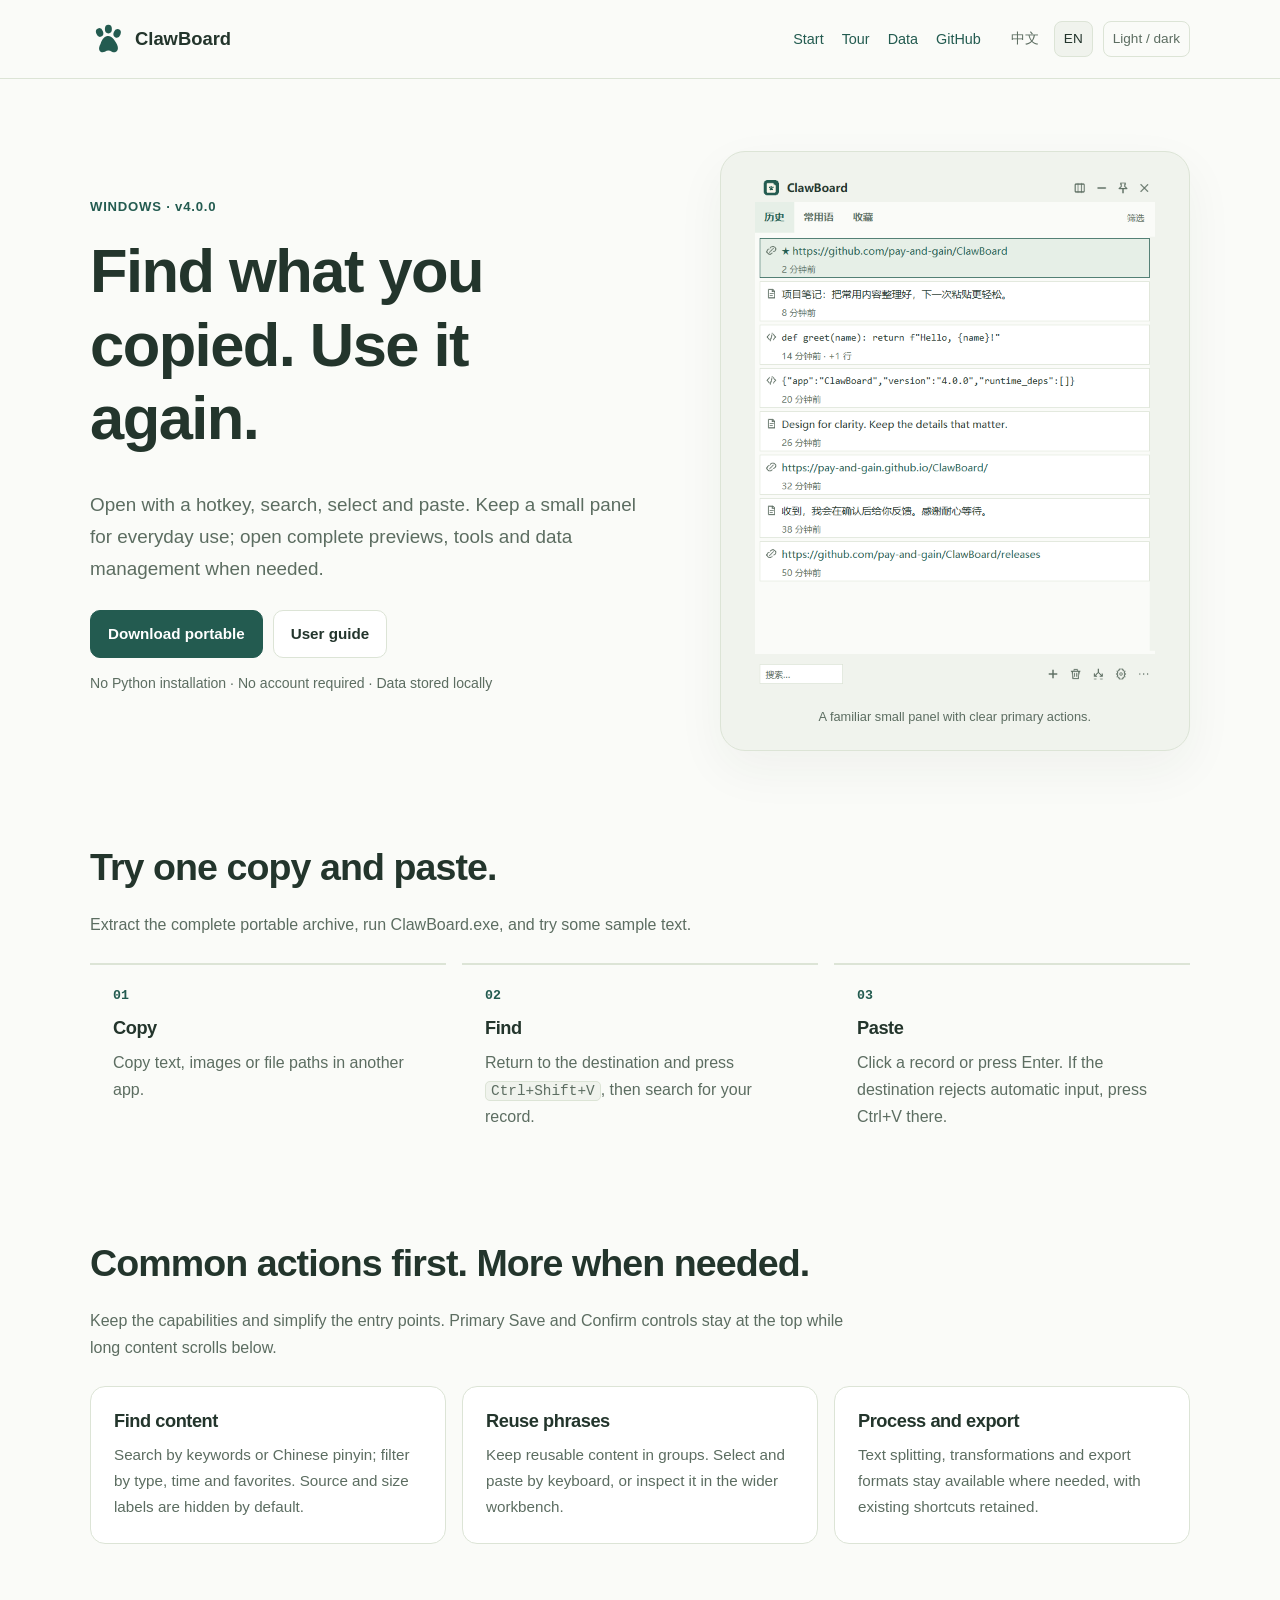
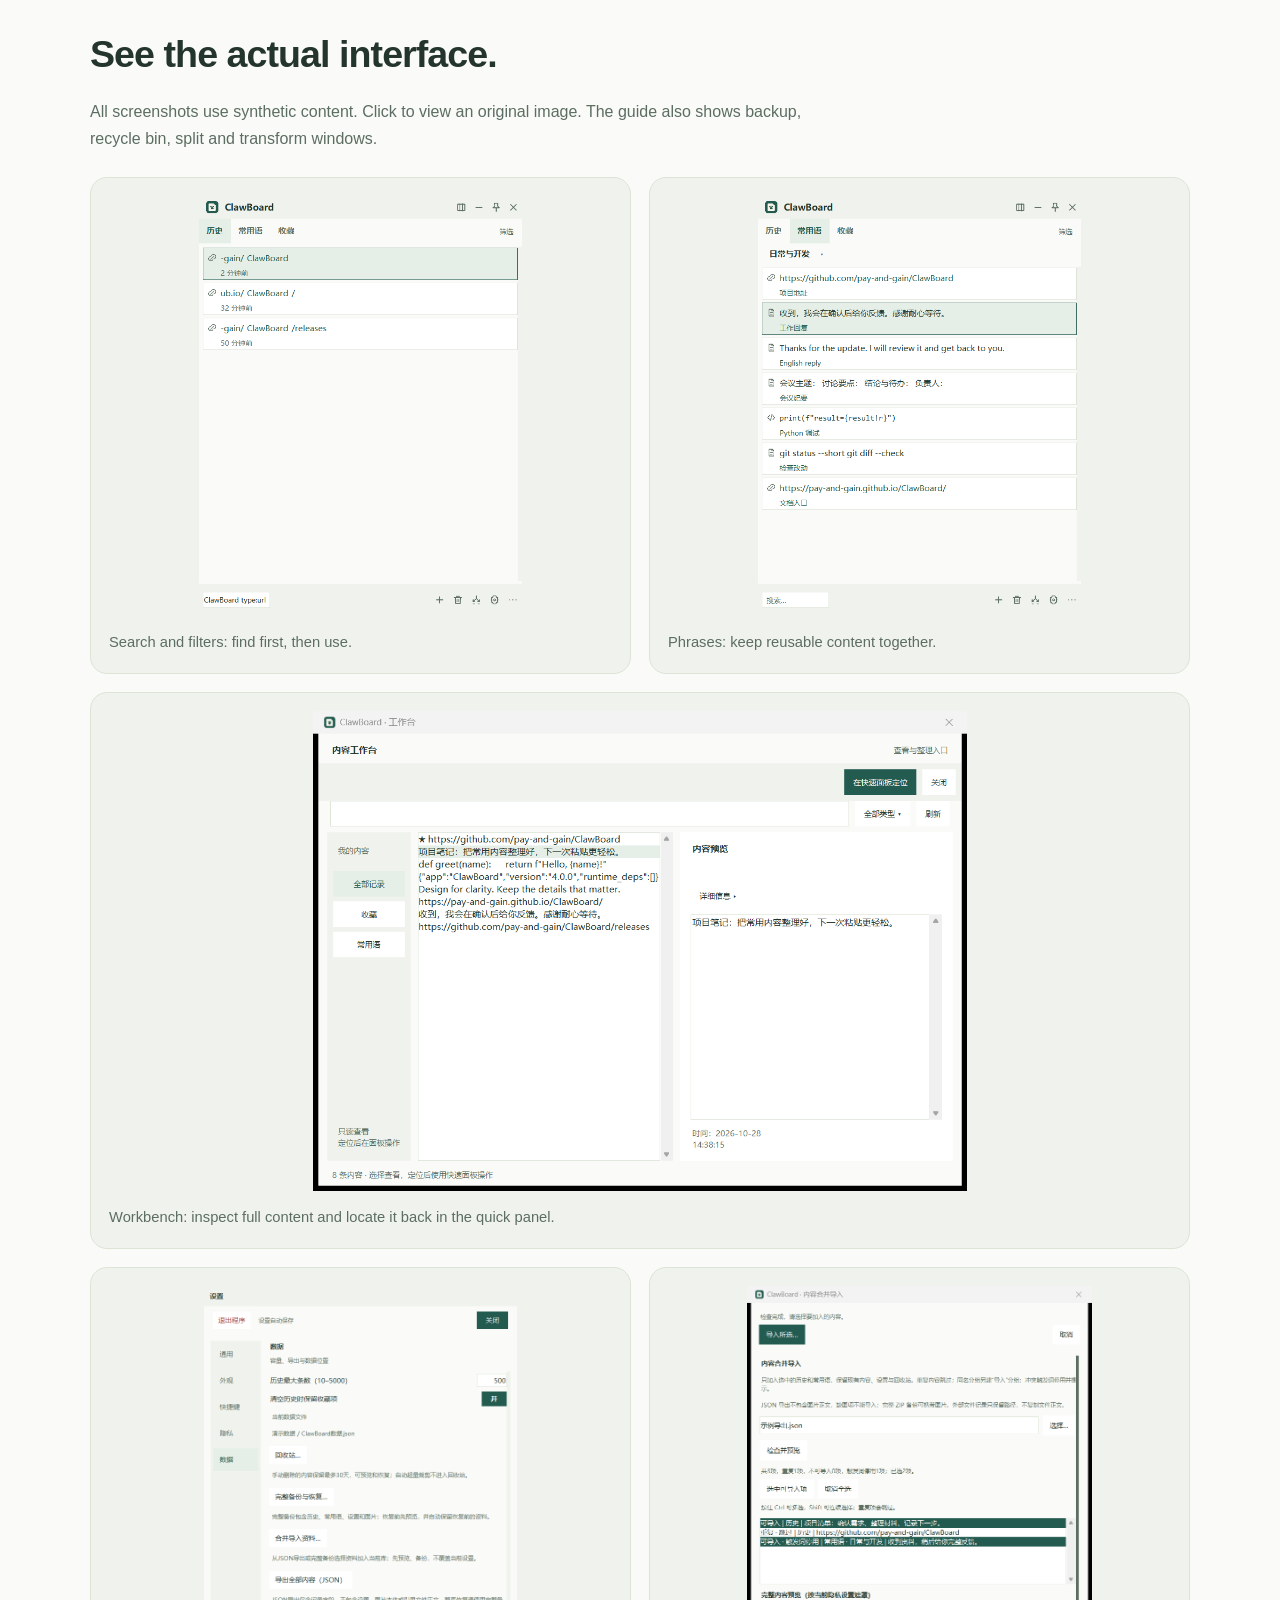
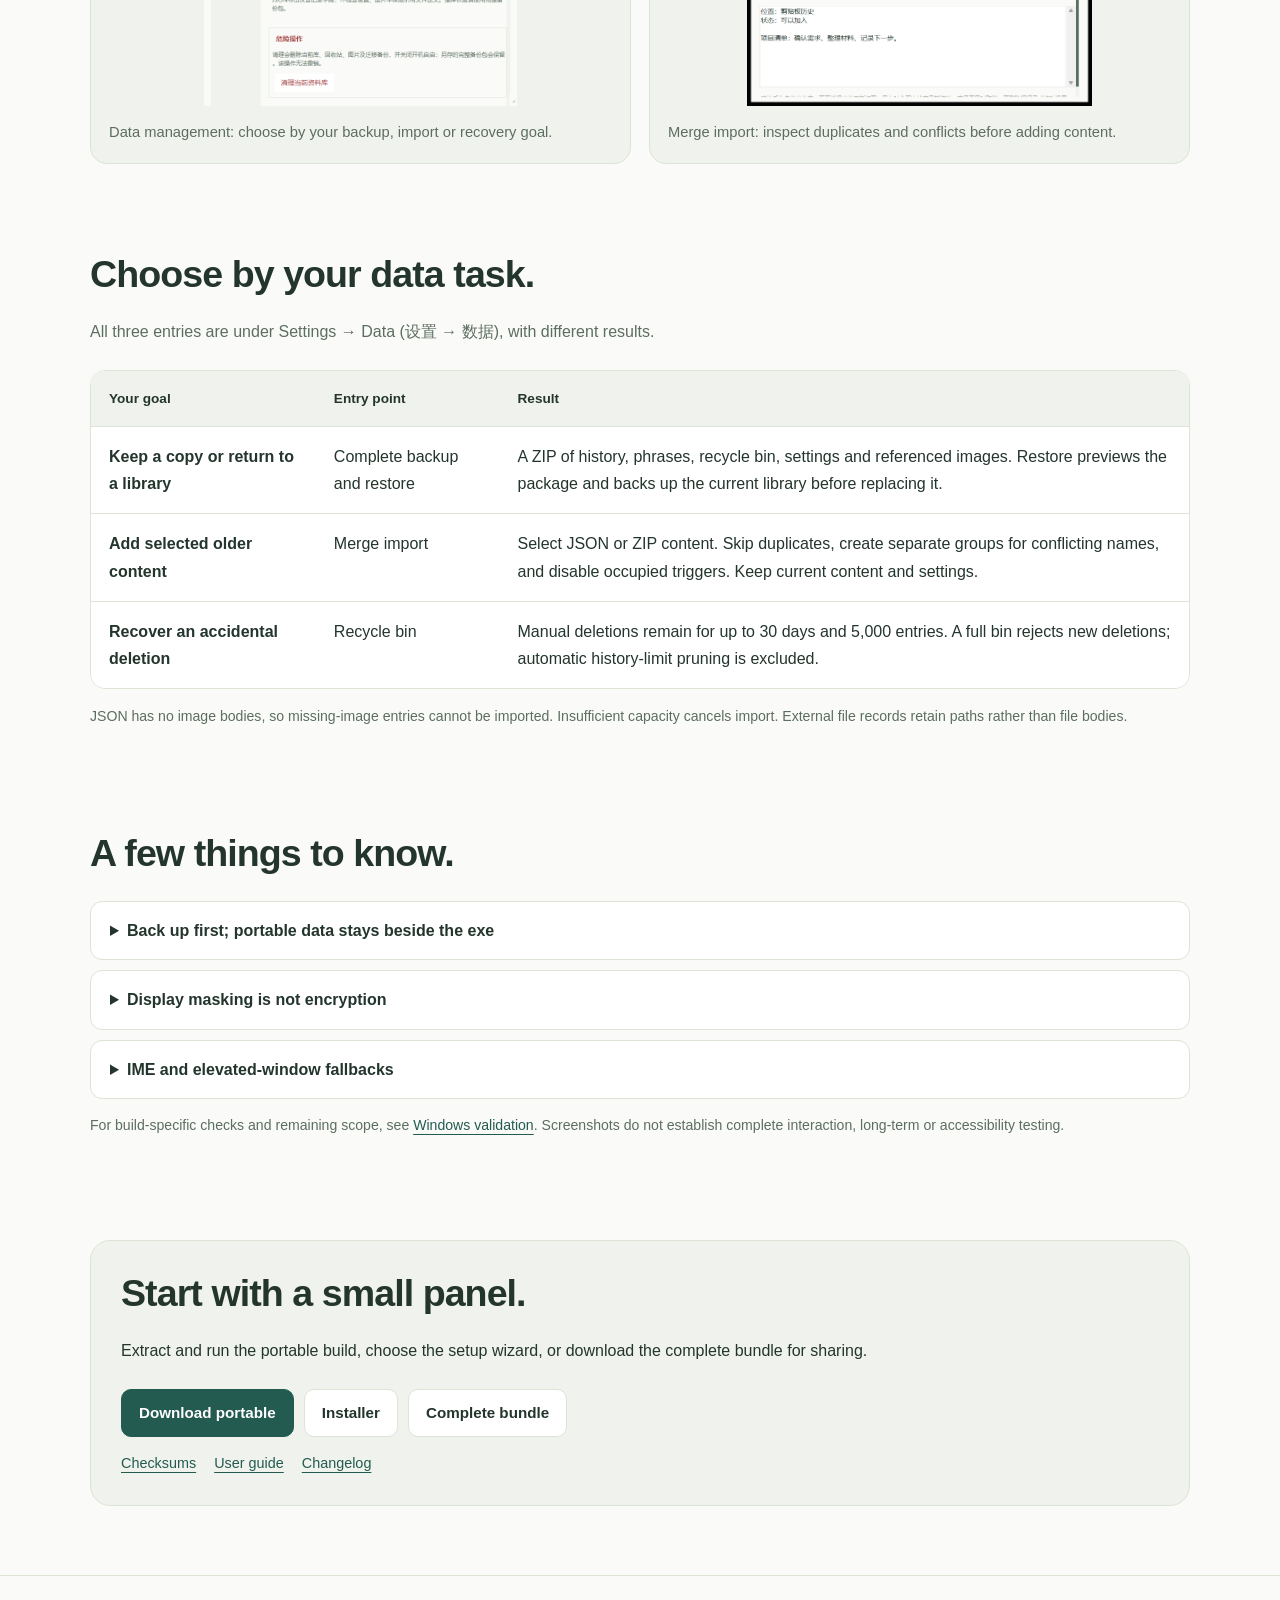
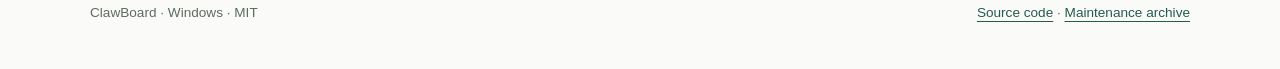
<file: docs/index.html>
<!doctype html>
<html lang="zh-CN">
<head>
<meta charset="utf-8">
<meta name="viewport" content="width=device-width,initial-scale=1">
<meta name="description" content="ClawBoard：Windows剪贴板历史与常用语。快速找回内容，按需打开工作台，使用完整备份、合并导入和回收站管理资料。">
<meta name="referrer" content="no-referrer">
<title>ClawBoard · 复制过的内容，随时用得上</title>
<script>
try{const t=localStorage.getItem('clawboard-site-theme');if(t==='light'||t==='dark')document.documentElement.dataset.theme=t;}catch{}
</script>
<style>
:root{color-scheme:light;--bg:#fafbf8;--panel:#f0f3ed;--card:#fff;--fg:#23352c;--muted:#5c6d61;--acc:#235b50;--on-acc:#fff;--line:#dce4d6;--shadow:0 18px 50px #23352c0d}
:root[data-theme=dark]{color-scheme:dark;--bg:#202822;--panel:#252e27;--card:#28332c;--fg:#e6eee6;--muted:#adbdb0;--acc:#b2d6bc;--on-acc:#20392b;--line:#3b493f;--shadow:0 18px 50px #0002}
@media(prefers-color-scheme:dark){:root:not([data-theme=light]){color-scheme:dark;--bg:#202822;--panel:#252e27;--card:#28332c;--fg:#e6eee6;--muted:#adbdb0;--acc:#b2d6bc;--on-acc:#20392b;--line:#3b493f;--shadow:0 18px 50px #0002}}
*{box-sizing:border-box}html{scroll-behavior:smooth;scroll-padding-top:90px}body{margin:0;background:var(--bg);color:var(--fg);font:16px/1.7 -apple-system,BlinkMacSystemFont,"Segoe UI","Microsoft YaHei UI",sans-serif}a{color:var(--acc);text-underline-offset:4px}button,a{touch-action:manipulation}button{font:inherit}button,a,input,summary{outline-offset:5px}button:focus-visible,a:focus-visible,summary:focus-visible{outline:3px solid var(--acc)}img{max-width:100%;height:auto;display:block}p{margin:0 0 1em}h1,h2,h3{line-height:1.2;letter-spacing:-.025em;margin:0 0 .55em}h1{font-size:clamp(2.1rem,4.8vw,4rem);max-width:14ch}h2{font-size:clamp(1.65rem,3vw,2.35rem)}h3{font-size:1.14rem}ul,ol{padding-left:1.4em}code,kbd{font:0.9em/1.5 ui-monospace,Consolas,monospace;background:var(--panel);border:1px solid var(--line);border-radius:5px;padding:.08em .35em}kbd{white-space:nowrap}.wrap{width:min(1100px,calc(100% - 40px));margin:auto}.site-header{border-bottom:1px solid var(--line);background:var(--bg);position:sticky;top:0;z-index:5}.header-inner{display:flex;align-items:center;gap:20px;min-height:78px;flex-wrap:wrap;padding:12px 0}.brand{display:inline-flex;gap:10px;align-items:center;color:var(--fg);font-size:1.15rem;font-weight:750;text-decoration:none;margin-right:auto}.brand svg{width:35px;height:35px;color:var(--acc)}.site-nav{display:flex;gap:18px;font-size:.9rem}.site-nav a{text-decoration:none}.switches{display:flex;gap:5px;align-items:center}.switches button{padding:5px 9px;border-radius:8px;background:transparent;color:var(--muted);border:1px solid transparent;cursor:pointer;font-size:.85rem}.switches button[aria-pressed=true]{background:var(--panel);color:var(--fg);border-color:var(--line)}.switches .theme-switch{border-color:var(--line);margin-left:5px}.hero{display:grid;grid-template-columns:1.2fr 1fr;gap:65px;align-items:center;padding:72px 0 50px}.eyebrow{display:inline-block;color:var(--acc);font-weight:650;font-size:.82rem;letter-spacing:.06em;margin-bottom:16px}.lead{font-size:1.18rem;color:var(--muted);max-width:35em}.actions{display:flex;flex-wrap:wrap;gap:10px;margin:25px 0 14px}.button{display:inline-flex;align-items:center;justify-content:center;border-radius:10px;padding:10px 17px;text-decoration:none;border:1px solid var(--line);background:var(--card);color:var(--fg);font-weight:650;font-size:.95rem}.button.primary{background:var(--acc);color:var(--on-acc);border-color:var(--acc)}.small{font-size:.88rem;color:var(--muted)}.hero-frame{padding:22px;border:1px solid var(--line);border-radius:25px;background:var(--panel);box-shadow:var(--shadow);margin:0}.hero-frame img{max-height:520px;object-fit:contain;margin:auto}.hero-frame figcaption{text-align:center;color:var(--muted);font-size:.8rem;margin-top:12px}.section{padding:44px 0}.section-head{max-width:760px;margin-bottom:25px}.section-head p{color:var(--muted)}.steps,.features{display:grid;gap:16px}.steps{grid-template-columns:repeat(3,1fr);counter-reset:steps}.step{padding:23px;border-top:2px solid var(--line);counter-increment:steps}.step:before{content:"0" counter(steps);display:block;color:var(--acc);font:600 .83rem ui-monospace,monospace;margin-bottom:14px}.step p{margin:0;color:var(--muted)}.features{grid-template-columns:repeat(3,1fr)}.feature{padding:23px;background:var(--card);border:1px solid var(--line);border-radius:15px}.feature p{color:var(--muted);font-size:.95rem;margin:0}.gallery{display:grid;grid-template-columns:repeat(2,minmax(0,1fr));gap:18px}.shot{margin:0;padding:18px;background:var(--panel);border:1px solid var(--line);border-radius:17px;min-width:0}.shot-wide{grid-column:1/-1}.shot a{display:flex;align-items:center;justify-content:center;min-height:220px}.shot img{max-height:420px;object-fit:contain}.shot-wide img{max-height:480px}.shot figcaption{padding-top:14px;font-size:.92rem;color:var(--muted)}.table-wrap{overflow-x:auto;border:1px solid var(--line);border-radius:15px}table{width:100%;border-collapse:collapse;background:var(--card);text-align:left}th,td{padding:16px 18px;border-bottom:1px solid var(--line);vertical-align:top}th{font-size:.85rem;background:var(--panel)}tr:last-child td{border-bottom:0}td:first-child{font-weight:650;min-width:145px}td p{margin:0}details{border:1px solid var(--line);border-radius:12px;padding:15px 19px;background:var(--card)}details+details{margin-top:10px}summary{cursor:pointer;font-weight:650}details p{margin:12px 0 0;color:var(--muted)}.download-box{padding:30px;background:var(--panel);border:1px solid var(--line);border-radius:20px}.download-links{display:flex;gap:18px;flex-wrap:wrap;font-size:.9rem}.site-footer{margin-top:25px;border-top:1px solid var(--line);padding:25px 0 45px;color:var(--muted);font-size:.85rem}.footer-inner{display:flex;justify-content:space-between;gap:15px;flex-wrap:wrap}.js-only{display:none}.js .js-only{display:flex}@media(max-width:760px){.hero{grid-template-columns:1fr;gap:28px;padding-top:40px}.hero-frame{max-width:440px;width:100%;margin:auto}.features,.steps{grid-template-columns:1fr}.step{padding:17px 0}.gallery{grid-template-columns:1fr}.shot-wide{grid-column:auto}.site-nav{display:none}.header-inner{gap:10px}.hero h1{max-width:19ch}.section{padding:30px 0}}@media(max-width:380px){.wrap{width:calc(100% - 24px)}.header-inner{gap:7px}.switches button{padding:5px 7px}.brand{font-size:1rem}.brand svg{width:28px;height:28px}.button{width:100%}.shot{padding:10px}.shot a{min-height:0}.download-box{padding:20px}}@media(prefers-reduced-motion:reduce){html{scroll-behavior:auto}}
</style>
</head>
<body>
<header class="site-header">
  <div class="wrap header-inner">
    <a class="brand" href="#" aria-label="ClawBoard">
      <svg viewBox="0 0 40 40" fill="currentColor" aria-hidden="true"><ellipse cx="11" cy="12" rx="4" ry="5" transform="rotate(-22 11 12)"/><ellipse cx="21" cy="8" rx="4" ry="5"/><ellipse cx="31" cy="13" rx="4" ry="5" transform="rotate(22 31 13)"/><path d="M12 25c2-6 5-9 9-9s7 4 10 10c3 7-2 10-6 8-3-2-5-2-8 0-5 2-9-2-5-9Z"/></svg>
      ClawBoard
    </a>
    <nav class="site-nav" aria-label="Page"><a href="#start" data-i18n="navStart">开始</a><a href="#tour" data-i18n="navTour">界面</a><a href="#data" data-i18n="navData">资料</a><a href="https://github.com/pay-and-gain/ClawBoard">GitHub</a></nav>
    <div class="switches js-only" aria-label="Language and appearance"><button type="button" data-lang="zh" aria-pressed="true">中文</button><button type="button" data-lang="en" aria-pressed="false">EN</button><button class="theme-switch" id="theme" type="button" data-i18n="theme">亮 / 暗</button></div>
  </div>
</header>
<main class="wrap">
  <section class="hero">
    <div>
      <span class="eyebrow">WINDOWS · v4.0.0</span>
      <h1 data-i18n="heroTitle">复制过的内容，随时用得上。</h1>
      <p class="lead" data-i18n="heroLead">热键唤起，搜索，选择后粘贴。日常用一个小面板，需要时再打开完整预览、处理工具与资料管理。</p>
      <div class="actions"><a class="button primary" href="https://github.com/pay-and-gain/ClawBoard/releases/download/v4.0.0/ClawBoard-4.0.0-portable.zip" data-i18n="download">下载便携版</a><a class="button" data-guide href="https://github.com/pay-and-gain/ClawBoard/blob/v4.0.0/docs/getting-started.md" data-i18n="guide">使用指南</a></div>
      <p class="small" data-i18n="heroNote">无需安装 Python · 不要求账号 · 资料保存在本机</p>
    </div>
    <figure class="hero-frame"><img src="images/v4-main.png" alt="使用合成资料的ClawBoard v4快速面板" data-alt-en="ClawBoard v4 quick panel with synthetic content" width="420" decoding="async"><figcaption data-i18n="heroCaption">熟悉的小面板，清楚的主要操作。</figcaption></figure>
  </section>

  <section class="section" id="start">
    <div class="section-head"><h2 data-i18n="startTitle">先完成一次复制与粘贴。</h2><p data-i18n="startLead">完整解压便携包，运行 ClawBoard.exe，再用一段示例文字试一下。</p></div>
    <div class="steps"><article class="step"><h3 data-i18n="step1Title">复制</h3><p data-i18n="step1">在其他应用复制文字、图片或文件路径。</p></article><article class="step"><h3 data-i18n="step2Title">找回</h3><p><span data-i18n="step2">回到输入位置，按</span> <kbd>Ctrl+Shift+V</kbd><span data-i18n="step2End">，搜索需要的记录。</span></p></article><article class="step"><h3 data-i18n="step3Title">粘贴</h3><p><span data-i18n="step3">单击记录或按 Enter。目标拒绝自动输入时，在目标框手动 Ctrl+V。</span></p></article></div>
  </section>

  <section class="section" id="features">
    <div class="section-head"><h2 data-i18n="featuresTitle">常用的直接用，更多的按需打开。</h2><p data-i18n="featuresLead">保留已有能力，收拢低频入口。主要保存和确认操作放在顶部，长内容在下面滚动。</p></div>
    <div class="features"><article class="feature"><h3 data-i18n="feature1Title">更快找到</h3><p data-i18n="feature1">关键词、中文拼音、类型、时间与收藏筛选。来源和大小默认隐藏，内容更清楚。</p></article><article class="feature"><h3 data-i18n="feature2Title">重复使用</h3><p data-i18n="feature2">分组保存常用语；用键盘选择、快捷粘贴，或打开完整工作台查看。</p></article><article class="feature"><h3 data-i18n="feature3Title">处理与导出</h3><p data-i18n="feature3">拆词、文本变换及多格式导出集中在需要的位置，原有快捷键保留。</p></article></div>
  </section>

  <section class="section" id="tour">
    <div class="section-head"><h2 data-i18n="tourTitle">看看实际界面。</h2><p data-i18n="tourLead">所有截图均使用合成资料。点击图片可查看原图；详细指南还包含备份、回收站、拆词和变换窗口。</p></div>
    <div class="gallery">
      <figure class="shot"><a href="images/v4-search.png"><img src="images/v4-search.png" loading="lazy" decoding="async" alt="搜索和筛选示例" data-alt-en="Search and filters"></a><figcaption data-i18n="shotSearch">搜索与筛选：先找到，再使用。</figcaption></figure>
      <figure class="shot"><a href="images/v4-phrases.png"><img src="images/v4-phrases.png" loading="lazy" decoding="async" alt="常用语分组" data-alt-en="Reusable phrase groups"></a><figcaption data-i18n="shotPhrases">常用语：反复使用的内容集中保存。</figcaption></figure>
      <figure class="shot shot-wide"><a href="images/v4-workbench.png"><img src="images/v4-workbench.png" loading="lazy" decoding="async" alt="按需工作台和完整预览" data-alt-en="Optional workbench and complete preview"></a><figcaption data-i18n="shotWorkbench">工作台：查看完整内容，再定位回快速面板。</figcaption></figure>
      <figure class="shot"><a href="images/v4-data.png"><img src="images/v4-data.png" loading="lazy" decoding="async" alt="设置中的资料管理" data-alt-en="Data management in Settings"></a><figcaption data-i18n="shotData">资料管理：按目的选择备份、导入或误删恢复。</figcaption></figure>
      <figure class="shot"><a href="images/v4-import.png"><img src="images/v4-import.png" loading="lazy" decoding="async" alt="合并导入预览" data-alt-en="Preview selected content before merge import"></a><figcaption data-i18n="shotImport">合并导入：看清重复和冲突，再加入需要的资料。</figcaption></figure>
    </div>
  </section>

  <section class="section" id="data">
    <div class="section-head"><h2 data-i18n="dataTitle">资料管理，按目的选择。</h2><p data-i18n="dataLead">都在“设置 → 数据”中，三种操作的结果各不相同。</p></div>
    <div class="table-wrap"><table><thead><tr><th data-i18n="dataGoal">你的目的</th><th data-i18n="dataAction">选择的操作</th><th data-i18n="dataResult">结果</th></tr></thead><tbody>
      <tr><td data-i18n="backupGoal">留副本，或回到整份库</td><td data-i18n="backupAction">完整备份与恢复</td><td data-i18n="backupResult">历史、常用语、回收站、设置与引用图片打成ZIP；恢复先预览、备份当前库，再替换。</td></tr>
      <tr><td data-i18n="importGoal">挑一些旧资料加入</td><td data-i18n="importAction">合并导入资料</td><td data-i18n="importResult">从JSON或ZIP选择内容；重复跳过、同名分组另建、冲突触发词停用，保留当前内容和设置。</td></tr>
      <tr><td data-i18n="trashGoal">找回误删记录</td><td data-i18n="trashAction">回收站</td><td data-i18n="trashResult">手动删除最多保留30天、5000条；满时拒绝新删除，自动历史裁剪不进入回收站。</td></tr>
    </tbody></table></div>
    <p class="small" style="margin-top:16px" data-i18n="dataNote">JSON不携带图片正文，缺图条目不能导入；导入容量不足会取消。外部文件记录只保存路径，不复制原文件正文。</p>
  </section>

  <section class="section" id="limits">
    <div class="section-head"><h2 data-i18n="limitsTitle">使用前，知道这几件事。</h2></div>
    <details><summary data-i18n="limit1Title">升级前先备份，便携资料与exe同层</summary><p data-i18n="limit1">正常退出后替换原位置的exe，保留ClawBoard数据.json与images文件夹。目录不可写时资料回退到系统用户资料目录，在托盘“关于”可确认实际位置。</p></details>
    <details><summary data-i18n="limit2Title">显示遮罩不等于加密</summary><p data-i18n="limit2">资料、图片、导出与备份保存原文，敏感识别也有边界。采集、搜索与变换在本机进行；默认更新检查访问GitHub，可在设置关闭。</p></details>
    <details><summary data-i18n="limit3Title">输入法与管理员窗口有降级方式</summary><p data-i18n="limit3">触发词仅支持独立标准US键盘；微软拼音的“中”“英”模式仍暂停展开，复制、搜索和点击常用语正常可用。管理员或未知权限目标请在复制成功后手动Ctrl+V。</p></details>
    <p class="small" style="margin-top:15px"><span data-i18n="validation">具体构建的测试与未覆盖场景，见</span> <a href="https://github.com/pay-and-gain/ClawBoard/blob/v4.0.0/docs/WINDOWS_VALIDATION.md" data-i18n="validationLink">Windows验证记录</a><span data-i18n="validationEnd">。不把截图当成全部交互、长期运行或完整无障碍验证。</span></p>
  </section>

  <section class="section" id="download">
    <div class="download-box"><h2 data-i18n="downloadTitle">从一个小面板开始。</h2><p data-i18n="downloadLead">便携版解压即用；也可以选择安装向导，或下载便于转发的完整分享包。</p><div class="actions"><a class="button primary" href="https://github.com/pay-and-gain/ClawBoard/releases/download/v4.0.0/ClawBoard-4.0.0-portable.zip" data-i18n="download">下载便携版</a><a class="button" href="https://github.com/pay-and-gain/ClawBoard/releases/download/v4.0.0/ClawBoard-4.0.0-setup.exe" data-i18n="installer">安装包</a><a class="button" href="https://github.com/pay-and-gain/ClawBoard/releases/download/v4.0.0/ClawBoard-4.0.0-windows.zip" data-i18n="bundle">完整分享包</a></div><div class="download-links"><a href="https://github.com/pay-and-gain/ClawBoard/releases/download/v4.0.0/SHA256SUMS.txt" data-i18n="checksums">校验清单</a><a data-guide href="https://github.com/pay-and-gain/ClawBoard/blob/v4.0.0/docs/getting-started.md" data-i18n="guide">使用指南</a><a href="https://github.com/pay-and-gain/ClawBoard/blob/v4.0.0/CHANGELOG.md" data-i18n="changelog">更新记录</a></div></div>
  </section>
</main>
<footer class="site-footer"><div class="wrap footer-inner"><span>ClawBoard · Windows · MIT</span><span><a href="https://github.com/pay-and-gain/ClawBoard" data-i18n="source">项目源码</a> · <a href="https://github.com/pay-and-gain/ClawBoard/blob/v4.0.0/docs/maintenance/HANDOFF.md" data-i18n="handoff">维护与归档</a></span></div></footer>
<script>
(function(){
'use strict';
const copy={
zh:{navStart:'开始',navTour:'界面',navData:'资料',theme:'亮 / 暗',heroTitle:'复制过的内容，随时用得上。',heroLead:'热键唤起，搜索，选择后粘贴。日常用一个小面板，需要时再打开完整预览、处理工具与资料管理。',download:'下载便携版',guide:'使用指南',heroNote:'无需安装 Python · 不要求账号 · 资料保存在本机',heroCaption:'熟悉的小面板，清楚的主要操作。',startTitle:'先完成一次复制与粘贴。',startLead:'完整解压便携包，运行 ClawBoard.exe，再用一段示例文字试一下。',step1Title:'复制',step1:'在其他应用复制文字、图片或文件路径。',step2Title:'找回',step2:'回到输入位置，按',step2End:'，搜索需要的记录。',step3Title:'粘贴',step3:'单击记录或按 Enter。目标拒绝自动输入时，在目标框手动 Ctrl+V。',featuresTitle:'常用的直接用，更多的按需打开。',featuresLead:'保留已有能力，收拢低频入口。主要保存和确认操作放在顶部，长内容在下面滚动。',feature1Title:'更快找到',feature1:'关键词、中文拼音、类型、时间与收藏筛选。来源和大小默认隐藏，内容更清楚。',feature2Title:'重复使用',feature2:'分组保存常用语；用键盘选择、快捷粘贴，或打开完整工作台查看。',feature3Title:'处理与导出',feature3:'拆词、文本变换及多格式导出集中在需要的位置，原有快捷键保留。',tourTitle:'看看实际界面。',tourLead:'所有截图均使用合成资料。点击图片可查看原图；详细指南还包含备份、回收站、拆词和变换窗口。',shotSearch:'搜索与筛选：先找到，再使用。',shotPhrases:'常用语：反复使用的内容集中保存。',shotWorkbench:'工作台：查看完整内容，再定位回快速面板。',shotData:'资料管理：按目的选择备份、导入或误删恢复。',shotImport:'合并导入：看清重复和冲突，再加入需要的资料。',dataTitle:'资料管理，按目的选择。',dataLead:'都在“设置 → 数据”中，三种操作的结果各不相同。',dataGoal:'你的目的',dataAction:'选择的操作',dataResult:'结果',backupGoal:'留副本，或回到整份库',backupAction:'完整备份与恢复',backupResult:'历史、常用语、回收站、设置与引用图片打成ZIP；恢复先预览、备份当前库，再替换。',importGoal:'挑一些旧资料加入',importAction:'合并导入资料',importResult:'从JSON或ZIP选择内容；重复跳过、同名分组另建、冲突触发词停用，保留当前内容和设置。',trashGoal:'找回误删记录',trashAction:'回收站',trashResult:'手动删除最多保留30天、5000条；满时拒绝新删除，自动历史裁剪不进入回收站。',dataNote:'JSON不携带图片正文，缺图条目不能导入；导入容量不足会取消。外部文件记录只保存路径，不复制原文件正文。',limitsTitle:'使用前，知道这几件事。',limit1Title:'升级前先备份，便携资料与exe同层',limit1:'正常退出后替换原位置的exe，保留ClawBoard数据.json与images文件夹。目录不可写时资料回退到系统用户资料目录，在托盘“关于”可确认实际位置。',limit2Title:'显示遮罩不等于加密',limit2:'资料、图片、导出与备份保存原文，敏感识别也有边界。采集、搜索与变换在本机进行；默认更新检查访问GitHub，可在设置关闭。',limit3Title:'输入法与管理员窗口有降级方式',limit3:'触发词仅支持独立标准US键盘；微软拼音的“中”“英”模式仍暂停展开，复制、搜索和点击常用语正常可用。管理员或未知权限目标请在复制成功后手动Ctrl+V。',validation:'具体构建的测试与未覆盖场景，见',validationLink:'Windows验证记录',validationEnd:'。不把截图当成全部交互、长期运行或完整无障碍验证。',downloadTitle:'从一个小面板开始。',downloadLead:'便携版解压即用；也可以选择安装向导，或下载便于转发的完整分享包。',installer:'安装包',bundle:'完整分享包',checksums:'校验清单',changelog:'更新记录',source:'项目源码',handoff:'维护与归档'},
en:{navStart:'Start',navTour:'Tour',navData:'Data',theme:'Light / dark',heroTitle:'Find what you copied. Use it again.',heroLead:'Open with a hotkey, search, select and paste. Keep a small panel for everyday use; open complete previews, tools and data management when needed.',download:'Download portable',guide:'User guide',heroNote:'No Python installation · No account required · Data stored locally',heroCaption:'A familiar small panel with clear primary actions.',startTitle:'Try one copy and paste.',startLead:'Extract the complete portable archive, run ClawBoard.exe, and try some sample text.',step1Title:'Copy',step1:'Copy text, images or file paths in another app.',step2Title:'Find',step2:'Return to the destination and press',step2End:', then search for your record.',step3Title:'Paste',step3:'Click a record or press Enter. If the destination rejects automatic input, press Ctrl+V there.',featuresTitle:'Common actions first. More when needed.',featuresLead:'Keep the capabilities and simplify the entry points. Primary Save and Confirm controls stay at the top while long content scrolls below.',feature1Title:'Find content',feature1:'Search by keywords or Chinese pinyin; filter by type, time and favorites. Source and size labels are hidden by default.',feature2Title:'Reuse phrases',feature2:'Keep reusable content in groups. Select and paste by keyboard, or inspect it in the wider workbench.',feature3Title:'Process and export',feature3:'Text splitting, transformations and export formats stay available where needed, with existing shortcuts retained.',tourTitle:'See the actual interface.',tourLead:'All screenshots use synthetic content. Click to view an original image. The guide also shows backup, recycle bin, split and transform windows.',shotSearch:'Search and filters: find first, then use.',shotPhrases:'Phrases: keep reusable content together.',shotWorkbench:'Workbench: inspect full content and locate it back in the quick panel.',shotData:'Data management: choose by your backup, import or recovery goal.',shotImport:'Merge import: inspect duplicates and conflicts before adding content.',dataTitle:'Choose by your data task.',dataLead:'All three entries are under Settings → Data (设置 → 数据), with different results.',dataGoal:'Your goal',dataAction:'Entry point',dataResult:'Result',backupGoal:'Keep a copy or return to a library',backupAction:'Complete backup and restore',backupResult:'A ZIP of history, phrases, recycle bin, settings and referenced images. Restore previews the package and backs up the current library before replacing it.',importGoal:'Add selected older content',importAction:'Merge import',importResult:'Select JSON or ZIP content. Skip duplicates, create separate groups for conflicting names, and disable occupied triggers. Keep current content and settings.',trashGoal:'Recover an accidental deletion',trashAction:'Recycle bin',trashResult:'Manual deletions remain for up to 30 days and 5,000 entries. A full bin rejects new deletions; automatic history-limit pruning is excluded.',dataNote:'JSON has no image bodies, so missing-image entries cannot be imported. Insufficient capacity cancels import. External file records retain paths rather than file bodies.',limitsTitle:'A few things to know.',limit1Title:'Back up first; portable data stays beside the exe',limit1:'Quit normally, replace the executable in its existing location, and retain ClawBoard数据.json and images. Unwritable folders use the system user-data directory; confirm the actual path in About.',limit2Title:'Display masking is not encryption',limit2:'Data, images, exports and backups contain original content. Detection has limits. Capture, search and transformations run locally; the default GitHub update check can be disabled.',limit3Title:'IME and elevated-window fallbacks',limit3:'Triggers require a separate standard US keyboard layout. Microsoft Pinyin in either mode pauses expansion; copy, search and phrase clicks still work. Elevated or unknown-privilege targets require manual Ctrl+V.',validation:'For build-specific checks and remaining scope, see',validationLink:'Windows validation',validationEnd:'. Screenshots do not establish complete interaction, long-term or accessibility testing.',downloadTitle:'Start with a small panel.',downloadLead:'Extract and run the portable build, choose the setup wizard, or download the complete bundle for sharing.',installer:'Installer',bundle:'Complete bundle',checksums:'Checksums',changelog:'Changelog',source:'Source code',handoff:'Maintenance archive'}
};
let language='zh';
function useLanguage(value){
language=value==='en'?'en':'zh';
document.documentElement.lang=language==='en'?'en':'zh-CN';
document.querySelectorAll('[data-i18n]').forEach(el=>{const text=copy[language][el.dataset.i18n];if(text!==undefined)el.textContent=text;});
document.querySelectorAll('[data-lang]').forEach(el=>el.setAttribute('aria-pressed',String(el.dataset.lang===language)));
document.querySelectorAll('[data-guide]').forEach(el=>{el.href='https://github.com/pay-and-gain/ClawBoard/blob/v4.0.0/docs/getting-started'+(language==='en'?'.en':'')+'.md';});
document.querySelectorAll('img[data-alt-en]').forEach(el=>{if(!el.dataset.altZh)el.dataset.altZh=el.alt;el.alt=language==='en'?el.dataset.altEn:el.dataset.altZh;});
document.title=language==='en'?'ClawBoard · Find what you copied':'ClawBoard · 复制过的内容，随时用得上';
document.querySelector('meta[name=description]').content=language==='en'?'Windows clipboard history and reusable phrases. Find content, preview, merge import and keep complete backups.':'ClawBoard：Windows剪贴板历史与常用语。快速找回内容，按需打开工作台，使用完整备份、合并导入和回收站管理资料。';
try{localStorage.setItem('clawboard-site-language',language);}catch{}
}
document.documentElement.classList.add('js');
document.querySelectorAll('[data-lang]').forEach(el=>el.addEventListener('click',()=>useLanguage(el.dataset.lang)));
document.getElementById('theme').addEventListener('click',()=>{
const current=document.documentElement.dataset.theme||(matchMedia('(prefers-color-scheme:dark)').matches?'dark':'light');
const next=current==='dark'?'light':'dark';document.documentElement.dataset.theme=next;
try{localStorage.setItem('clawboard-site-theme',next);}catch{}
});
let preferred='zh';try{preferred=localStorage.getItem('clawboard-site-language')||((navigator.language||'').startsWith('zh')?'zh':'en');}catch{}
useLanguage(preferred);
})();
</script>
</body>
</html>
</file>
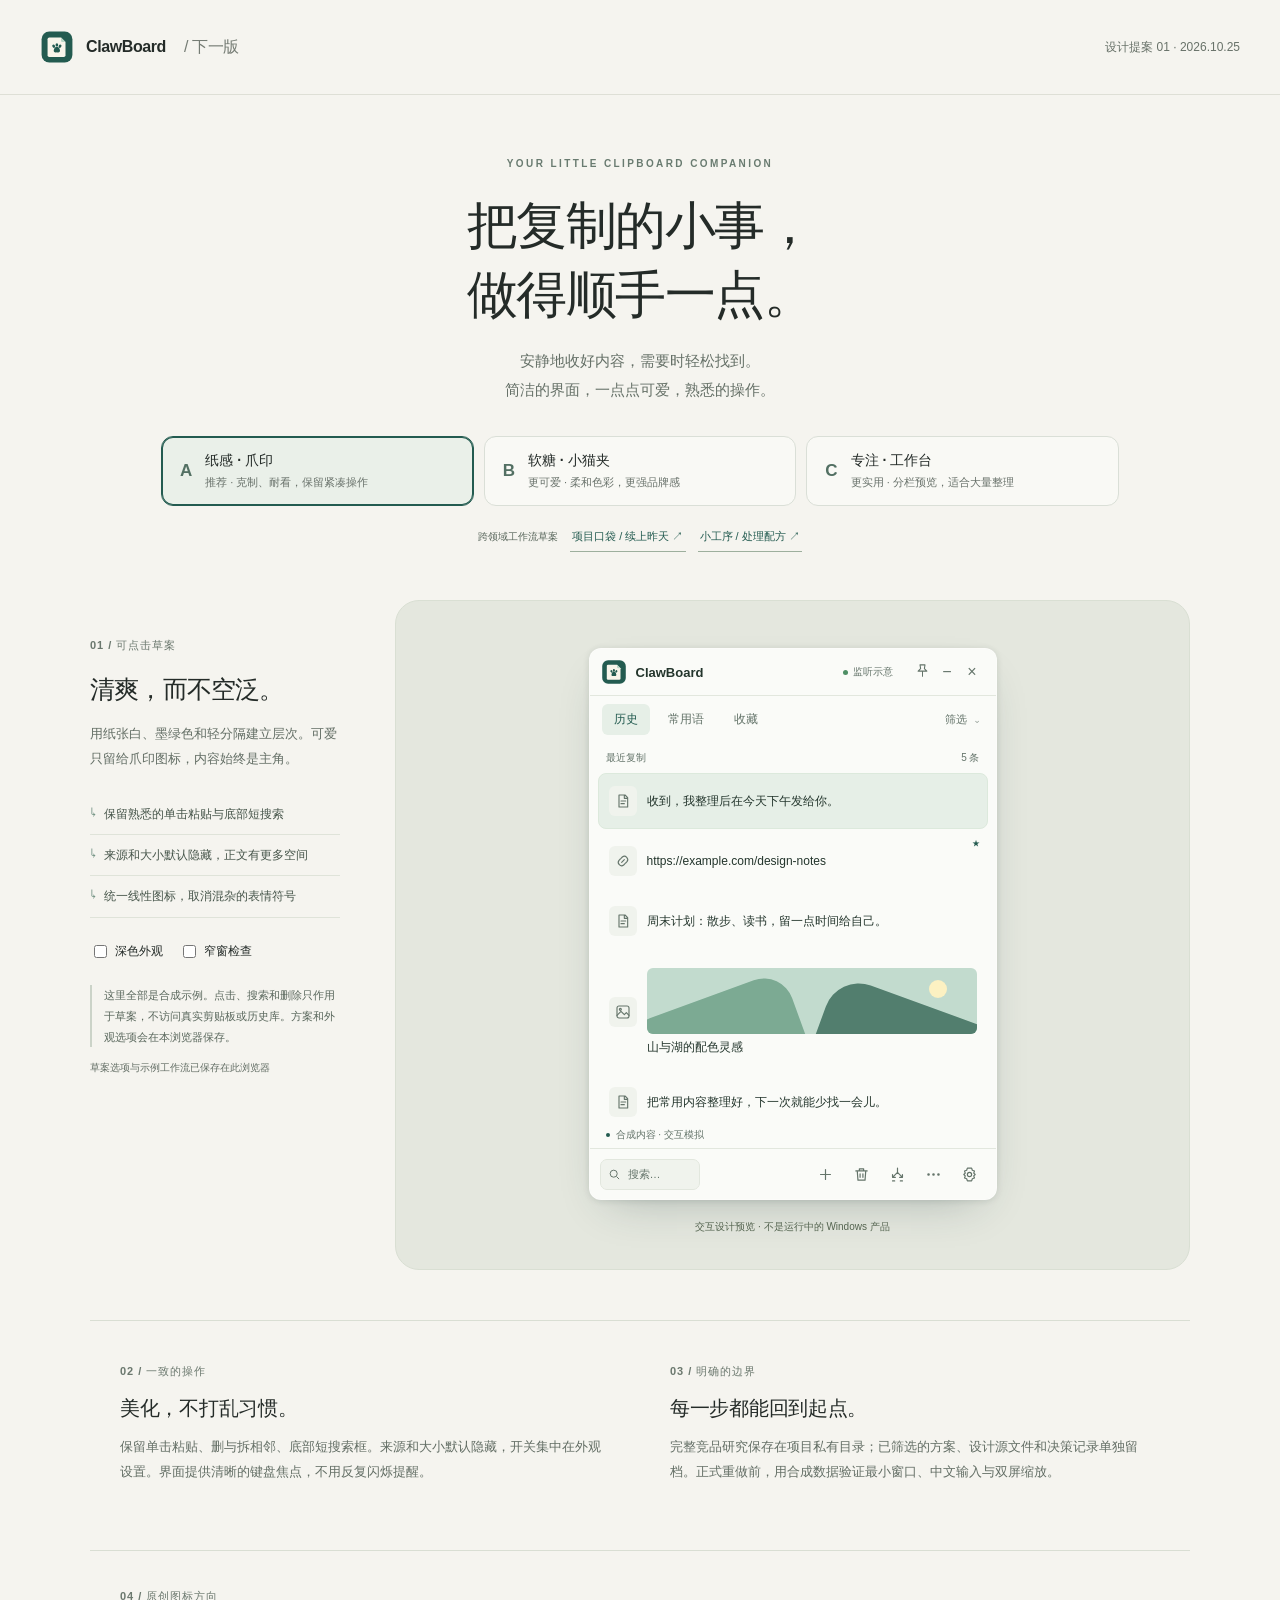
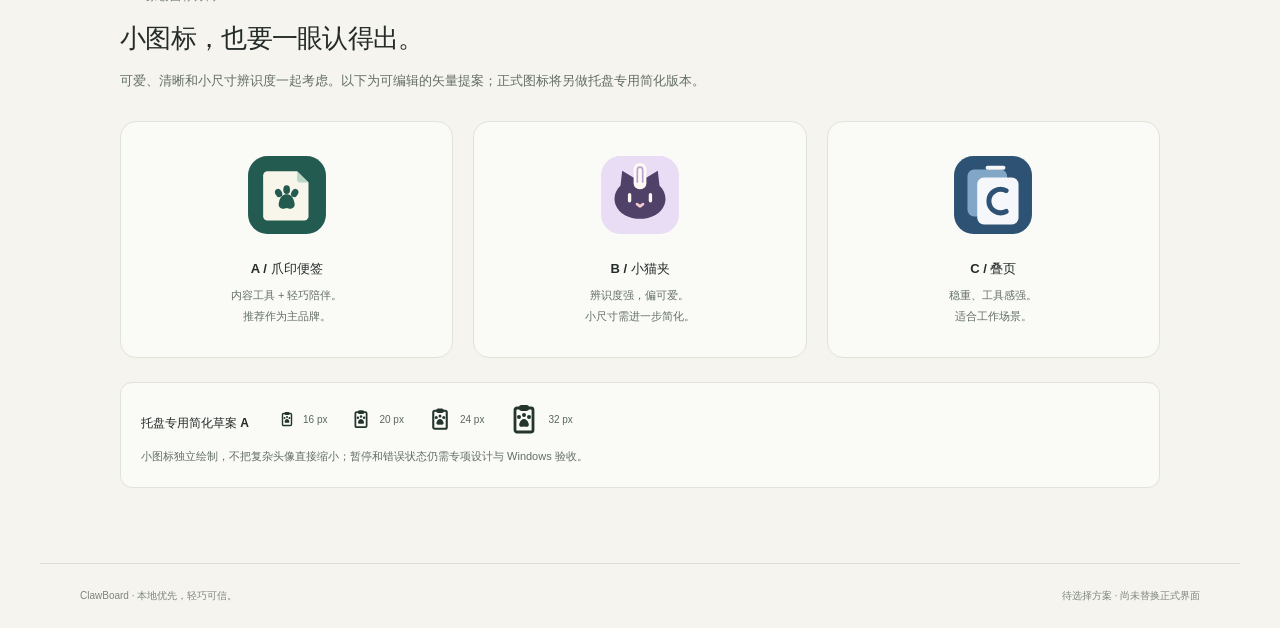
<file: docs/plans/v3-upgrade/index.html>
<!doctype html>
<html lang="zh-CN">
<head>
  <meta charset="UTF-8"><meta name="viewport" content="width=device-width,initial-scale=1">
  <title>ClawBoard 下一版 · 交互设计提案</title>
  <link rel="icon" href="icon-a-paw-note.svg" type="image/svg+xml">
  <link rel="stylesheet" href="prototype.css">
  <script src="prototype.js" defer></script>
</head>
<body>
<svg class="symbols" aria-hidden="true" xmlns="http://www.w3.org/2000/svg"><defs>
  <symbol id="i-search" viewBox="0 0 24 24"><circle cx="10.5" cy="10.5" r="6.5"/><path d="m16 16 4.5 4.5"/></symbol>
  <symbol id="i-add" viewBox="0 0 24 24"><path d="M12 5v14M5 12h14"/></symbol>
  <symbol id="i-trash" viewBox="0 0 24 24"><path d="M4 7h16M9 7V4h6v3M6 7l1 13h10l1-13M10 11v5m4-5v5"/></symbol>
  <symbol id="i-split" viewBox="0 0 24 24"><path d="M12 3v6m0 0L5 16m7-7 7 7M5 12v4h4m6 0h4v-4M5 21h3m8 0h3"/></symbol>
  <symbol id="i-settings" viewBox="0 0 24 24"><path d="m9 3-1 3-3 1 1 3-2 2 2 2-1 3 3 1 1 3h6l1-3 3-1-1-3 2-2-2-2 1-3-3-1-1-3Z"/><circle cx="12" cy="12" r="3"/></symbol>
  <symbol id="i-more" viewBox="0 0 24 24"><circle cx="5" cy="12" r="1"/><circle cx="12" cy="12" r="1"/><circle cx="19" cy="12" r="1"/></symbol>
  <symbol id="i-pin" viewBox="0 0 24 24"><path d="m8 3 8 0-1 6 4 4H5l4-4Zm4 10v8"/></symbol>
  <symbol id="i-star" viewBox="0 0 24 24"><path d="m12 3 2.8 5.7 6.2.9-4.5 4.4 1.1 6.2-5.6-3-5.6 3 1.1-6.2L3 9.6l6.2-.9Z"/></symbol>
  <symbol id="i-arrow" viewBox="0 0 24 24"><path d="M19 5v8a4 4 0 0 1-4 4H5m4-4-4 4 4 4"/></symbol>
  <symbol id="i-note" viewBox="0 0 24 24"><path d="M6 3h9l4 4v14H6ZM14 3v5h5M9 12h7m-7 4h5"/></symbol>
  <symbol id="i-image" viewBox="0 0 24 24"><rect x="3" y="3" width="18" height="18" rx="3"/><circle cx="8" cy="8" r="1.5"/><path d="m3 17 6-6 5 5 3-3 4 4"/></symbol>
  <symbol id="i-link" viewBox="0 0 24 24"><path d="m10 14 4-4M9 8l2-2a5 5 0 0 1 7 7l-2 2M8 9l-2 2a5 5 0 0 0 7 7l2-2"/></symbol>
  <symbol id="i-check" viewBox="0 0 24 24"><path d="m5 12 4 4L19 6"/></symbol>
  <symbol id="i-close" viewBox="0 0 24 24"><path d="m6 6 12 12M6 18 18 6"/></symbol>
  <symbol id="i-folder" viewBox="0 0 24 24"><path d="M3 6h7l2 3h9v11H3Z"/></symbol>
  <symbol id="i-moon" viewBox="0 0 24 24"><path d="M20 15A8 8 0 0 1 9 4a8.5 8.5 0 1 0 11 11Z"/></symbol>
</defs></svg>
<header class="site-header"><a class="wordmark" href="#"><img src="icon-a-paw-note.svg" alt="">ClawBoard <span>/ 下一版</span></a><span class="edition">设计提案 01 · 2026.10.25</span></header>
<main>
<section class="intro"><span class="eyebrow">YOUR LITTLE CLIPBOARD COMPANION</span><h1>把复制的小事，<br>做得顺手一点。</h1><p>安静地收好内容，需要时轻松找到。<br>简洁的界面，一点点可爱，熟悉的操作。</p></section>
<div class="proposal-controls" aria-label="设计方案选择">
  <button class="design-choice active" data-design="a"><span class="choice-letter">A</span><span><strong>纸感 · 爪印</strong><small>推荐 · 克制、耐看，保留紧凑操作</small></span></button>
  <button class="design-choice" data-design="b"><span class="choice-letter">B</span><span><strong>软糖 · 小猫夹</strong><small>更可爱 · 柔和色彩，更强品牌感</small></span></button>
  <button class="design-choice" data-design="c"><span class="choice-letter">C</span><span><strong>专注 · 工作台</strong><small>更实用 · 分栏预览，适合大量整理</small></span></button>
</div>
<div class="workflow-links"><span>跨领域工作流草案</span><button data-action="project-demo">项目口袋 / 续上昨天 ↗</button><button data-action="recipe-demo">小工序 / 处理配方 ↗</button></div>
<section class="experience">
  <aside class="rationale"><span class="section-index">01 / 可点击草案</span><h2 id="designTitle">清爽，而不空泛。</h2><p id="designDescription">用纸张白、墨绿色和轻分隔建立层次。可爱只留给爪印图标，内容始终是主角。</p><ul id="designBenefits"></ul><div class="demo-options"><label><input type="checkbox" id="darkToggle"> 深色外观</label><label><input type="checkbox" id="compactToggle"> 窄窗检查</label></div><p class="demo-notice">这里全部是合成示例。点击、搜索和删除只作用于草案，不访问真实剪贴板或历史库。方案和外观选项会在本浏览器保存。</p><p class="proposal-state" id="savedState" role="status"></p></aside>
  <div class="stage" data-design="a" data-dark="false" id="stage">
  <div class="app-window" id="appWindow" tabindex="-1" aria-label="ClawBoard 合成数据交互草案">
    <header class="app-title"><img id="appIcon" src="icon-a-paw-note.svg" alt="ClawBoard"><strong>ClawBoard</strong><button class="listen" id="listenToggle" title="切换草案的监听状态"><span></span><span id="listenText">监听示意</span></button><div class="window-actions"><button data-action="pin" aria-label="置顶草案" title="置顶"><svg><use href="#i-pin"/></svg></button><button data-action="collapse" aria-label="收起草案" title="收起">−</button><button data-action="close-demo" aria-label="隐藏草案" title="隐藏">×</button></div></header>
    <div class="app-body"><nav class="work-sidebar" aria-label="工作台分类"><small>我的内容</small><button data-tab="all" class="active"><svg><use href="#i-note"/></svg>全部记录</button><button data-tab="fav"><svg><use href="#i-star"/></svg>收藏</button><button data-tab="phrase"><svg><use href="#i-folder"/></svg>常用语</button><small>智能筛选 · 候选功能</small><button data-kind="url"><svg><use href="#i-link"/></svg>链接</button><button data-kind="image"><svg><use href="#i-image"/></svg>图片</button><div class="local-label">本机保存<br><span>随时导出，安心留存</span></div></nav>
    <div class="main-panel"><nav class="app-tabs" aria-label="记录分类"><button class="active" data-tab="all">历史</button><button data-tab="phrase">常用语</button><button data-tab="fav">收藏</button><button class="filter-button" data-action="filters" title="展开类型筛选">筛选 <span>⌄</span></button></nav><div class="filter-chips" id="filters" hidden><button data-kind="all" class="active">全部</button><button data-kind="text">文本</button><button data-kind="url">链接</button><button data-kind="image">图片</button></div><div class="list-caption"><span id="listCaption">最近复制</span><span id="count">6 条</span></div><div class="clip-list" id="clipList" role="group" aria-label="示例记录"></div><div class="app-feedback" id="feedback" role="status"><span class="feedback-dot"></span>合成内容 · 交互模拟</div><footer class="toolbar"><div class="search-wrap"><svg><use href="#i-search"/></svg><input type="search" id="searchInput" placeholder="搜索…" aria-label="搜索示例记录"></div><div class="tool-buttons"><button data-action="add" title="新增常用语" aria-label="新增常用语"><svg><use href="#i-add"/></svg></button><button data-action="delete" title="删除所选示例，可撤销" aria-label="删除所选示例"><svg><use href="#i-trash"/></svg></button><button data-action="split" title="拆词示意" aria-label="拆词示意"><svg><use href="#i-split"/></svg></button><button data-action="more" title="更多操作" aria-label="更多操作"><svg><use href="#i-more"/></svg></button><button data-action="settings" title="设置" aria-label="设置"><svg><use href="#i-settings"/></svg></button></div></footer></div><aside class="detail-panel" id="detailPanel"><span class="detail-label">内容预览</span><div id="detailContent"></div><div class="detail-hint">选择时看清内容<br>Enter 快速粘贴</div></aside></div>
  </div><button class="restore-demo" id="restoreDemo" hidden>重新打开 ClawBoard 草案</button><span class="stage-note">交互设计预览 · 不是运行中的 Windows 产品</span>
  </div>
</section>
<section class="decision-notes"><div><span class="section-index">02 / 一致的操作</span><h3>美化，不打乱习惯。</h3><p>保留单击粘贴、删与拆相邻、底部短搜索框。来源和大小默认隐藏，开关集中在外观设置。界面提供清晰的键盘焦点，不用反复闪烁提醒。</p></div><div><span class="section-index">03 / 明确的边界</span><h3>每一步都能回到起点。</h3><p>完整竞品研究保存在项目私有目录；已筛选的方案、设计源文件和决策记录单独留档。正式重做前，用合成数据验证最小窗口、中文输入与双屏缩放。</p></div></section>
<section class="icon-section"><div><span class="section-index">04 / 原创图标方向</span><h2>小图标，也要一眼认得出。</h2><p>可爱、清晰和小尺寸辨识度一起考虑。以下为可编辑的矢量提案；正式图标将另做托盘专用简化版本。</p></div><div class="icon-cards"><article><img src="icon-a-paw-note.svg" alt="爪印便签图标"><h3>A / 爪印便签</h3><p>内容工具 + 轻巧陪伴。<br>推荐作为主品牌。</p></article><article><img src="icon-b-cat-clip.svg" alt="小猫夹图标"><h3>B / 小猫夹</h3><p>辨识度强，偏可爱。<br>小尺寸需进一步简化。</p></article><article><img src="icon-c-stacked.svg" alt="叠页图标"><h3>C / 叠页</h3><p>稳重、工具感强。<br>适合工作场景。</p></article></div><div class="icon-size-check"><strong>托盘专用简化草案 A</strong><span class="tray-sizes"><span><img src="icon-a-tray.svg" alt="16像素托盘草案" style="width:16px;height:16px">16 px</span><span><img src="icon-a-tray.svg" alt="20像素托盘草案" style="width:20px;height:20px">20 px</span><span><img src="icon-a-tray.svg" alt="24像素托盘草案" style="width:24px;height:24px">24 px</span><span><img src="icon-a-tray.svg" alt="32像素托盘草案" style="width:32px;height:32px">32 px</span></span><p>小图标独立绘制，不把复杂头像直接缩小；暂停和错误状态仍需专项设计与 Windows 验收。</p></div></section>
</main><footer class="site-footer"><span>ClawBoard · 本地优先，轻巧可信。</span><span>待选择方案 · 尚未替换正式界面</span></footer>
<dialog id="settingsDialog" aria-labelledby="settingsTitle"><header><h2 id="settingsTitle">设置</h2><button id="closeSettings" aria-label="关闭设置"><svg><use href="#i-close"/></svg></button></header><div class="settings-layout"><nav id="settingsNav"><button class="active" data-section="appearance">外观</button><button data-section="capture">采集与隐私</button><button data-section="keys">快捷键</button><button data-section="data">数据与备份</button></nav><section class="settings-page" id="settingsPage"></section></div><footer>草案设置仅保存在本浏览器，不修改 ClawBoard 配置。</footer></dialog>
<dialog id="workflowDialog" aria-labelledby="workflowTitle"><header><h2 id="workflowTitle">工作流草案</h2><button id="closeWorkflow" aria-label="关闭工作流草案"><svg><use href="#i-close"/></svg></button></header><section id="workflowBody" class="workflow-body"></section><footer id="workflowStatus">仅合成示例；不是已加入 Windows 产品的功能。</footer></dialog>
</body></html>
</file>
<file: docs/plans/v3-upgrade/prototype.css>
*{box-sizing:border-box}
 :root{font-family:"Segoe UI Variable","Segoe UI","Microsoft YaHei UI",sans-serif;color:#242b28;background:#f5f4ef;font-synthesis:none}
body{margin:0}
button,input{font:inherit}
button{cursor:pointer}
button:focus-visible,input:focus-visible,a:focus-visible{outline:3px solid #387eae;outline-offset:3px}
button{color:inherit}
button svg,svg.icon{width:20px;height:20px;fill:none;stroke:currentColor;stroke-width:1.7;stroke-linecap:round;stroke-linejoin:round;flex-shrink:0}
.symbols{position:absolute;width:0;height:0;overflow:hidden}
[hidden]{display:none!important}
.site-header{max-width:1280px;margin:auto;padding:30px 40px;display:flex;align-items:center;justify-content:space-between;border-bottom:1px solid #dedfd6}
.wordmark{display:flex;align-items:center;gap:12px;font-weight:650;letter-spacing:-.4px;text-decoration:none;color:inherit}
.wordmark img{width:34px;height:34px}
.wordmark span{font-weight:400;color:#757c74;margin-left:6px}
.edition{font-size:12px;color:#687269}
.intro{text-align:center;padding:58px 20px 32px}
.eyebrow{letter-spacing:2.4px;font-size:10px;font-weight:650;color:#697b70}
h1{font-weight:550;font-size:clamp(36px,4vw,52px);line-height:1.35;letter-spacing:-1.5px;margin:20px 0 18px}
.intro p{font-size:15px;line-height:1.9;color:#657067;margin:0}
.proposal-controls{display:flex;gap:10px;max-width:1010px;margin:0 auto;padding:0 26px}
.design-choice{display:flex;align-items:center;gap:13px;flex:1;text-align:left;border:1px solid #dadfd7;border-radius:12px;padding:15px 18px;background:#f9f9f5;transition:background .15s}
.design-choice.active{border-color:#235b50;background:#eaf0e9;box-shadow:inset 0 0 0 1px #235b50}
.choice-letter{font-size:17px;font-weight:600;color:#537063}
.design-choice strong{display:block;font-size:14px;font-weight:600}
.design-choice small{display:block;font-size:11px;color:#68716a;margin-top:5px}
.experience{max-width:1180px;display:grid;grid-template-columns:250px minmax(0,1fr);gap:55px;margin:48px auto 40px;padding:0 40px}
.rationale{padding-top:35px}
.section-index{font-size:11px;letter-spacing:1px;color:#6b786e;font-weight:600}
.rationale h2{font-size:25px;font-weight:550;margin:20px 0 16px;letter-spacing:-.8px}
.rationale p,.decision-notes p,.icon-section p{font-size:13px;line-height:1.9;color:#636e65}
.rationale ul{padding:0;list-style:none;margin:22px 0}
.rationale li{font-size:12px;color:#46554a;padding:10px 0;border-bottom:1px solid #dfe3d9;line-height:1.7}
.rationale li:before{content:"↳";margin-right:8px;color:#638776}
.demo-options{display:flex;gap:16px;flex-wrap:wrap;font-size:12px;margin:24px 0}
.demo-options label{display:flex;gap:5px;align-items:center;cursor:pointer}
input[type=checkbox]{accent-color:#235b50}
.rationale .demo-notice{font-size:11px;color:#59675c;border-left:2px solid #cbd3c8;padding-left:12px}
.proposal-state{min-height:20px;font-size:10px!important}
.stage{--bg:#fafbf8;--panel:#f0f3ed;--card:#fff;--line:#e2e7de;--fg:#23352c;--muted:#64746a;--accent:#235b50;--selection:#e6efe7;--hover:#f0f4ee;--subtle:#dce9dc;--radius:12px;--row-radius:8px;min-width:0;display:flex;align-items:center;flex-direction:column;justify-content:center;padding:30px 25px 18px;background:#e4e7de;border:1px solid #d9dfd3;border-radius:24px;min-height:670px;position:relative}
.stage[data-design=b]{--bg:#fbf8fc;--panel:#f1eaf5;--card:#fffcff;--line:#e8dfee;--fg:#453b50;--muted:#786a84;--accent:#74598f;--selection:#eee4f5;--hover:#f4edf8;--subtle:#eadcf4;--radius:20px;--row-radius:13px;background:#ebe3ee}
.stage[data-design=c]{--accent:#2d5c85;--selection:#e5eef7;--fg:#253848;--muted:#5e6e7d;--bg:#f7f9fc;--panel:#edf2f7;--line:#dbe3ec;--radius:10px;--row-radius:5px;background:#e0e6ec}
.stage[data-dark=true]{--bg:#202822;--panel:#252e27;--card:#28332c;--line:#38463c;--fg:#e6eee6;--muted:#a5b6a9;--accent:#b2d6bc;--selection:#354e3e;--hover:#303e34;--subtle:#42624b}
.stage[data-design=b][data-dark=true]{--bg:#29232f;--panel:#302837;--card:#342c3d;--line:#483d54;--fg:#f0e8f6;--muted:#bcadc9;--accent:#d6bbea;--selection:#493c57;--hover:#3c3246;--subtle:#554466}
.stage[data-design=c][data-dark=true]{--bg:#202830;--panel:#252e38;--card:#293541;--line:#3c4958;--fg:#e8edf4;--muted:#a6b6c6;--accent:#acc7e5;--selection:#384b61;--hover:#303e4e;--subtle:#3d5570}
.app-window{width:408px;max-width:100%;height:552px;border-radius:var(--radius);background:var(--bg);color:var(--fg);box-shadow:0 18px 44px -20px #243c3f50,0 1px 6px #203a3120;overflow:hidden;display:flex;flex-direction:column;border:1px solid #ffffff40;transition:width .15s}
.app-window.narrow{width:320px}
.app-title{height:47px;display:flex;align-items:center;gap:9px;padding:0 11px;background:var(--bg);border-bottom:1px solid var(--line);flex-shrink:0}
.app-title>img{width:26px;height:26px}
.app-title strong{font-size:13px;font-weight:650}
.listen{font-size:10px;color:var(--muted);margin-left:auto;display:flex;align-items:center;gap:5px;background:none;border:0;padding:6px 0}
.listen>span:first-child{width:5px;height:5px;background:#4e8f65;border-radius:50%}
.listen.paused>span:first-child{background:#bd8649}
.window-actions{display:flex;margin-left:8px}
.window-actions button{background:none;border:0;color:var(--muted);width:25px;height:28px;padding:5px;border-radius:4px;line-height:1}
.window-actions svg{width:15px;height:15px}
.window-actions button:hover{background:var(--hover)}
.app-body{flex:1;min-height:0;display:flex}
.main-panel{flex:1;min-width:0;display:flex;flex-direction:column}
.app-tabs{display:flex;align-items:center;padding:8px 12px 7px;gap:6px;flex-shrink:0}
.app-tabs button{font-size:12px;border:0;background:none;color:var(--muted);padding:7px 12px;border-radius:6px}
.app-tabs button.active{background:var(--selection);color:var(--accent);font-weight:650}
.app-tabs .filter-button{margin-left:auto;font-size:11px;padding:7px 4px}
.filter-button span{margin-left:3px}
.list-caption{display:flex;justify-content:space-between;color:var(--muted);font-size:10px;padding:9px 16px 8px;flex-shrink:0}
.clip-list{flex:1;min-height:0;overflow:auto;padding:0 8px 8px;scrollbar-width:thin;scrollbar-color:var(--line) transparent}
.clip-row{display:flex;align-items:center;gap:10px;padding:12px 10px;border:1px solid transparent;border-radius:var(--row-radius);margin-bottom:4px;min-height:53px;position:relative;cursor:pointer}
.clip-row:hover{background:var(--hover)}
.clip-row.selected{background:var(--selection);border-color:var(--subtle)}
.clip-row:focus-visible{outline:2px solid var(--accent);outline-offset:-2px}
.clip-row.flash{animation:highlight .14s linear}
.clip-type{width:28px;height:30px;display:flex;align-items:center;justify-content:center;background:var(--panel);border-radius:6px;color:var(--muted);flex-shrink:0}
.clip-type svg{width:16px;height:16px;fill:none;stroke:currentColor;stroke-width:1.7;stroke-linecap:round;stroke-linejoin:round}
.clip-copy{flex:1;min-width:0}
.clip-text{font-size:12px;line-height:1.6;overflow:hidden;text-overflow:ellipsis;white-space:nowrap}
.clip-sub{font-size:10px;line-height:1.6;color:var(--muted);margin-top:3px;overflow:hidden;text-overflow:ellipsis;white-space:nowrap}
.clip-size{font-size:10px;color:var(--muted);white-space:nowrap}
.clip-star{position:absolute;right:7px;top:4px;font-size:8px;color:var(--accent)}
.thumb{width:100%;height:66px;margin:2px 0 4px;border-radius:6px;overflow:hidden;background:#c2dbce;position:relative}
.thumb:before{content:"";display:block;position:absolute;width:170px;height:105px;background:#7caa93;transform:rotate(-20deg);top:28px;left:-12px;border-radius:30px}
.thumb:after{content:"";display:block;position:absolute;width:190px;height:100px;background:#527e6e;transform:rotate(20deg);top:35px;right:-28px;border-radius:35px}
.thumb span{position:absolute;width:18px;height:18px;border-radius:50%;background:#fcf1c2;top:12px;right:30px;z-index:1}
.app-feedback{height:27px;display:flex;align-items:center;gap:6px;font-size:10px;color:var(--muted);padding:0 16px;flex-shrink:0}
.feedback-dot{width:4px;height:4px;border-radius:50%;background:var(--accent)}
.toolbar{height:51px;display:flex;align-items:center;gap:10px;border-top:1px solid var(--line);padding:8px 10px;background:var(--bg);flex-shrink:0}
.search-wrap{position:relative;flex:1;max-width:100px;min-width:48px;display:flex;align-items:center}
.search-wrap svg{width:13px;height:13px;fill:none;stroke:var(--muted);stroke-width:1.8;position:absolute;left:8px;pointer-events:none}
.search-wrap input{width:100%;min-width:0;height:31px;border:1px solid var(--line);background:var(--panel);color:var(--fg);border-radius:7px;padding:0 5px 0 27px;font-size:11px}
.search-wrap input::placeholder{color:var(--muted)}
.tool-buttons{display:flex;gap:4px;margin-left:auto;flex-shrink:0}
.tool-buttons button{width:32px;height:31px;display:flex;align-items:center;justify-content:center;border:0;background:none;border-radius:6px;color:var(--muted);padding:6px}
.tool-buttons button svg{width:17px;height:17px}
.tool-buttons button:hover{background:var(--selection);color:var(--accent)}
.filter-chips{padding:1px 13px 5px;display:flex;gap:5px}
.filter-chips button{font-size:10px;border:1px solid var(--line);background:none;color:var(--muted);padding:4px 9px;border-radius:12px}
.filter-chips button.active{color:var(--accent);border-color:var(--accent)}
.work-sidebar,.detail-panel{display:none}
.stage[data-design=c] .app-window:not(.narrow){width:670px}
.stage[data-design=c] .app-window:not(.narrow) .work-sidebar{display:flex;width:116px;flex-shrink:0;flex-direction:column;padding:17px 9px;background:var(--panel);border-right:1px solid var(--line)}
.work-sidebar small{font-size:9px;color:var(--muted);padding:5px 6px 10px}
.work-sidebar small:not(:first-child){padding-top:24px}
.work-sidebar button{display:flex;align-items:center;gap:5px;text-align:left;border:0;background:none;border-radius:5px;padding:8px 7px;color:var(--muted);font-size:10px}
.work-sidebar button svg{width:13px;height:13px}
.work-sidebar button.active{background:var(--selection);color:var(--accent)}
.local-label{font-size:10px;line-height:1.8;padding:8px 6px;margin-top:auto;color:var(--fg)}
.local-label span{font-size:9px;color:var(--muted)}
.stage[data-design=c] .app-window:not(.narrow) .detail-panel{display:flex;width:160px;flex-shrink:0;flex-direction:column;border-left:1px solid var(--line);padding:20px 13px}
.detail-label{font-size:10px;color:var(--muted)}
#detailContent{font-size:12px;line-height:1.9;margin-top:18px;white-space:pre-wrap;overflow-wrap:anywhere}
.detail-hint{font-size:10px;line-height:1.8;color:var(--muted);margin-top:auto}
.stage-note{font-size:10px;color:#53634f;margin-top:20px;text-align:center}
.restore-demo{background:var(--card);color:var(--accent);border:1px solid var(--line);border-radius:9px;padding:12px 20px}
.stage:has(.app-window.narrow) .app-title{gap:6px;padding:0 8px}
.app-window.narrow .listen{font-size:9px}
.app-window.narrow .window-actions{margin-left:1px}
.app-window.narrow .window-actions button{width:23px}
.app-window.dense .clip-row{min-height:43px;padding-top:8px;padding-bottom:8px}
.decision-notes{max-width:1100px;margin:50px auto 0;display:grid;grid-template-columns:1fr 1fr;gap:60px;padding:40px 30px;border-top:1px solid #d9ded3}
.decision-notes h3{font-size:20px;letter-spacing:-.3px;font-weight:550;margin:16px 0 9px}
.icon-section{max-width:1100px;margin:12px auto 30px;padding:35px 30px 45px;border-top:1px solid #d9ded3}
.icon-section h2{font-size:26px;letter-spacing:-.7px;font-weight:550;margin:17px 0 7px}
.icon-cards{display:grid;grid-template-columns:1fr 1fr 1fr;gap:20px;margin-top:28px}
.icon-cards article{background:#fafbf7;border:1px solid #e0e3d9;border-radius:16px;padding:30px;text-align:center}
.icon-cards img{width:86px;height:86px}
.icon-cards h3{font-size:13px;font-weight:600;margin:18px 0 7px}
.icon-cards p{font-size:11px;margin:0}
.site-footer{display:flex;justify-content:space-between;max-width:1200px;margin:auto;padding:25px 40px;border-top:1px solid #d9ded3;color:#7d867b;font-size:10px}
.empty{text-align:center;color:var(--muted);font-size:12px;padding:60px 10px;line-height:2}
.empty button{background:var(--selection);border:0;color:var(--accent);border-radius:5px;padding:6px 12px;margin-top:14px}
dialog{padding:0;width:620px;max-width:calc(100vw - 30px);border:1px solid #d8ddd3;border-radius:16px;color:#23352c;background:#fafbf8;box-shadow:0 24px 80px #1118}
dialog::backdrop{background:#1b302b45;backdrop-filter:blur(3px)}
dialog>header{height:58px;border-bottom:1px solid #e2e7de;display:flex;align-items:center;justify-content:space-between;padding:0 23px}
dialog h2{font-size:17px;font-weight:600;margin:0}
dialog>header button{border:0;background:none;color:#66766a;width:30px;height:30px;padding:5px}
.settings-layout{min-height:340px;display:grid;grid-template-columns:120px 1fr}
.settings-layout nav{border-right:1px solid #e2e7de;background:#f0f3ed;padding:14px 8px}
.settings-layout nav button{display:block;background:none;border:0;text-align:left;font-size:12px;border-radius:6px;padding:10px;width:100%;margin-bottom:3px;color:#65766b}
.settings-layout nav button.active{color:#235b50;background:#dfeade;font-weight:600}
.settings-page{padding:24px}
.settings-page h3{font-size:14px;font-weight:600;margin:0 0 8px}
.settings-page>p{font-size:11px;color:#59695e;line-height:1.8;margin:0 0 23px}
.setting-row{display:flex;align-items:center;justify-content:space-between;gap:12px;padding:15px 0;border-bottom:1px solid #e5eade}
.setting-row strong{font-size:12px;font-weight:500;display:block}
.setting-row small{font-size:10px;color:#59695e;display:block;line-height:1.6;margin-top:4px}
.setting-row input{width:28px;height:17px;cursor:pointer}
.setting-card{border:1px solid #e2e7de;padding:15px;border-radius:9px;font-size:11px;color:#65766b;line-height:1.9;margin-bottom:12px}
.setting-card strong{color:#344a3b;display:block;font-size:12px;margin-bottom:4px}
.settings-page kbd{background:#eaf0e6;padding:2px 5px;border:1px solid #dae3d4;border-radius:4px;font-size:10px}
dialog>footer{font-size:10px;color:#59695e;border-top:1px solid #e2e7de;padding:14px 23px}
.toast-action{background:none;border:0;color:var(--accent);font-size:10px;font-weight:600;padding:2px 6px;margin-left:auto}
@keyframes highlight{0%{box-shadow:inset 0 0 0 2px var(--accent)}
100%{box-shadow:none}
}
@media(prefers-reduced-motion:reduce){*,*:before,*:after{animation:none!important;transition:none!important;scroll-behavior:auto!important}
}
@media(max-width:1050px){.experience{grid-template-columns:220px minmax(0,1fr);gap:24px;padding:0 22px}
.stage{padding:24px 12px}
.stage[data-design=c] .app-window:not(.narrow) .detail-panel{display:none}
.stage[data-design=c] .app-window:not(.narrow) .work-sidebar{width:100px}
}
@media(max-width:760px){.site-header{padding:20px}
.edition{display:none}
.intro{padding-top:35px}
.proposal-controls{flex-direction:column;padding:0 22px}
.design-choice{padding:12px 16px}
.experience{grid-template-columns:1fr;gap:20px;margin-top:20px}
.rationale{padding-top:10px}
.rationale ul{display:none}
.rationale h2{margin-bottom:10px}
.demo-options{margin:15px 0}
.stage{min-height:620px}
.decision-notes{grid-template-columns:1fr;gap:20px;padding:30px 22px}
.icon-section{padding:30px 22px}
.icon-cards{gap:9px}
.icon-cards article{padding:18px 7px}
.icon-cards img{width:60px;height:60px}
.icon-cards p{font-size:10px}
.site-footer{padding:22px;gap:20px}
.settings-layout{grid-template-columns:95px 1fr}
.settings-page{padding:20px 15px}
}


@media(max-width:760px){.stage[data-design=c] .app-window:not(.narrow) .work-sidebar{display:none}
}


.icon-size-check{margin-top:24px;padding:20px;background:#fafbf7;border:1px solid #e0e3d9;border-radius:12px}
.icon-size-check strong{font-size:12px;font-weight:600}
.tray-sizes{display:inline-flex;gap:24px;align-items:center;margin-left:30px}
.tray-sizes>span{display:flex;gap:8px;align-items:center;font-size:10px;color:#59675c}
.icon-size-check p{font-size:11px;margin-bottom:0}


.workflow-links{max-width:960px;margin:16px auto 0;display:flex;align-items:center;gap:12px;justify-content:center;flex-wrap:wrap;padding:0 20px}
.workflow-links>span{font-size:10px;color:#59675c}
.workflow-links>button{border:0;border-bottom:1px solid #9daf9d;background:none;color:#235b50;font-size:11px;padding:7px 2px}
.workflow-body{padding:24px}
.workflow-intro,.workflow-footnote{font-size:11px;line-height:1.9;color:#59695e;margin:0 0 18px}
.workflow-footnote{margin:15px 0 0;font-size:10px}
.workflow-field{display:block;font-size:12px;font-weight:500;margin:15px 0}
.workflow-field>input,.workflow-field>textarea{display:block;width:100%;border:1px solid #d8e0d2;background:#fff;border-radius:7px;padding:10px;font-family:inherit;font-size:12px;line-height:1.8;color:#23352c;margin-top:7px;resize:vertical;min-width:0}
.workflow-field>textarea{font-family:inherit;font-size:12px;line-height:1.8}
.material-cards{display:grid;grid-template-columns:1fr 1fr 1fr;gap:9px;margin:20px 0}
.material-cards>div{border:1px solid #e0e7d9;border-radius:8px;padding:13px 10px;display:flex;gap:8px}
.material-cards svg{width:16px;height:16px;fill:none;stroke:#557260;stroke-width:1.6;flex-shrink:0}
.material-cards span{font-size:11px}
.material-cards small{display:block;font-size:9px;line-height:1.7;color:#59695e;margin-top:7px}
.workflow-primary{background:#235b50;color:#fff;padding:10px 18px;border:0;border-radius:7px;font-size:12px}
.recipe-columns{display:grid;grid-template-columns:1fr 1fr;gap:18px}
.recipe-steps{display:flex;flex-wrap:wrap;gap:15px;font-size:10px}
.recipe-steps>label{display:flex;gap:5px;align-items:center}
@media(max-width:500px){.material-cards{grid-template-columns:1fr}
.recipe-columns{grid-template-columns:1fr}
}
</file>
